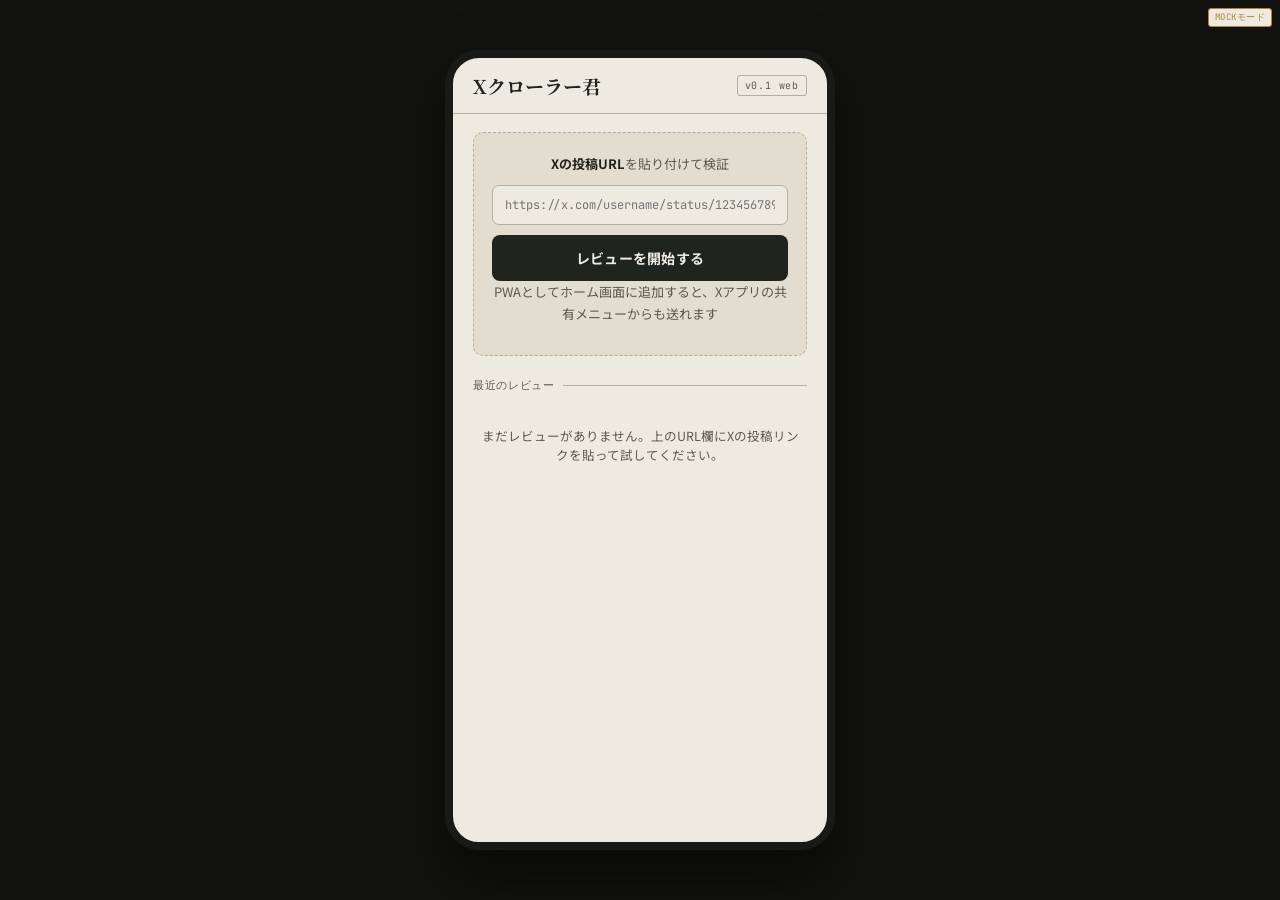
<file: index.html>
<!DOCTYPE html>
<html lang="ja">
<head>
<meta charset="UTF-8">
<meta name="viewport" content="width=device-width, initial-scale=1, viewport-fit=cover">
<title>Xクローラー君</title>
<link rel="manifest" href="./manifest.json">
<meta name="theme-color" content="#20241F">
<link rel="icon" href="./icons/icon-192.png">
<link rel="apple-touch-icon" href="./icons/icon-192.png">

<link rel="preconnect" href="https://fonts.googleapis.com">
<link href="https://fonts.googleapis.com/css2?family=Noto+Serif+JP:wght@500;700&family=Noto+Sans+JP:wght@400;500;700&family=JetBrains+Mono:wght@500&display=swap" rel="stylesheet">
<link rel="stylesheet" href="./styles.css">
</head>
<body>
<div class="mock-badge">MOCKモード</div>

<div id="app">

  <!-- SCREEN 1: HOME -->
  <div class="screen active" id="screen-home">
    <div class="appbar"><h1>Xクローラー君</h1><span class="mark">v0.1 web</span></div>
    <div class="content">
      <div class="home-hero">
        <p><span class="em">Xの投稿URL</span>を貼り付けて検証</p>
        <input type="text" id="url-input" class="url-input" placeholder="https://x.com/username/status/1234567890">
        <button class="share-btn" id="btn-start">レビューを開始する</button>
        <p class="hint">PWAとしてホーム画面に追加すると、Xアプリの共有メニューからも送れます</p>
      </div>

      <p class="section-label">最近のレビュー</p>
      <div id="history-list"></div>
    </div>
  </div>

  <!-- SCREEN 2: ANALYSIS -->
  <div class="screen" id="screen-analysis">
    <div class="appbar"><h1>解析中</h1><span class="mark">STEP</span></div>
    <div class="content">
      <div class="post-preview">
        <p class="handle" id="a-handle">@—</p>
        <p class="txt" id="a-txt">取得を開始しています…</p>
      </div>
      <div class="steps" id="steps">
        <div class="step" data-step="0"><div class="dot">1</div><div class="stxt"><p class="stitle">投稿を取得</p><p class="ssub">FxTwitter経由で本文を取得(モック)</p></div></div>
        <div class="step" data-step="1"><div class="dot">2</div><div class="stxt"><p class="stitle">投稿を確認</p><p class="ssub">本文・投稿者を確認</p></div></div>
        <div class="step" data-step="2"><div class="dot">3</div><div class="stxt"><p class="stitle">AI分析中</p><p class="ssub">主張と実行可能性を分離して評価(モック)</p></div></div>
        <div class="step" data-step="3"><div class="dot">4</div><div class="stxt"><p class="stitle">レビュー生成</p><p class="ssub">固定フォーマットへ整形</p></div></div>
      </div>
    </div>
  </div>

  <!-- SCREEN 3: REVIEW DETAIL -->
  <div class="screen" id="screen-detail">
    <div class="appbar"><h1>レビュー</h1><button class="mark" id="btn-close-detail">✕ 閉じる</button></div>
    <div class="content">
      <div class="post-meta">
        <div class="row" id="d-author-row"><span>@—</span><span>—</span></div>
        <div class="row"><a class="open-link" id="d-open-link" href="#" target="_blank" rel="noopener">元のポストを開く ↗</a></div>
      </div>

      <p class="rev-theme" id="d-theme">X「これで稼げる？」検証レビュー</p>
      <h2 class="rev-title" id="d-title">—</h2>

      <div class="verdict-band" id="d-verdict-band">
        <div class="vc" id="d-verdict-icon">🟡</div>
        <div><div class="vt" id="d-verdict-label">—</div><div class="vs">FINAL VERDICT</div></div>
      </div>

      <h2 class="blk">元投稿の主張</h2>
      <div class="claim-box" id="d-claim">—</div>

      <h2 class="blk">3段階評価</h2>
      <div class="ratings" id="d-ratings"></div>

      <h2 class="blk">本当にできる？</h2>
      <div id="d-verify"></div>

      <h2 class="blk">投稿では見えにくいところ</h2>
      <ul class="hidden-list" id="d-hidden"></ul>

      <h2 class="blk">実際にやるなら</h2>
      <div class="plan-steps" id="d-plansteps"></div>

      <h2 class="blk">結論</h2>
      <div class="conclusion" id="d-conclusion">—</div>
    </div>
    <div class="actionbar">
      <button id="btn-md">MD保存</button>
      <button id="btn-share">共有</button>
      <button id="btn-reanalyze">再分析</button>
      <button class="primary" id="btn-delete">削除</button>
    </div>
  </div>

</div>

<div class="toast" id="toast"></div>

<script src="./app.js"></script>
</body>
</html>
</file>
<file: styles.css>
:root{
  --paper:#EDEAE1;
  --paper-dark:#E2DDCF;
  --ink:#20241F;
  --ink-soft:#5B5A50;
  --line:#B7AD98;
  --stamp-red:#A8402F;
  --stamp-green:#2F6B4A;
  --stamp-amber:#B4832B;
}
*{box-sizing:border-box;}
html,body{margin:0;padding:0;height:100%;}
body{
  background:#12130F;
  font-family:'Noto Sans JP',sans-serif;
  color:var(--ink);
}
#app{
  background:var(--paper);
  min-height:100vh;
  display:flex;
  flex-direction:column;
  position:relative;
  max-width:100%;
}

/* Desktop preview frame */
@media (min-width:640px){
  body{ display:flex; align-items:center; justify-content:center; min-height:100vh; padding:40px 0; }
  #app{
    width:390px; height:800px; min-height:800px;
    border-radius:34px; border:8px solid #191A15;
    box-shadow:0 30px 60px rgba(0,0,0,.5);
    overflow:hidden;
  }
}

.mock-badge{
  position:fixed; top:8px; right:8px; z-index:50;
  font-family:'JetBrains Mono',monospace; font-size:9px; letter-spacing:.05em;
  color:var(--stamp-amber); border:1px solid var(--stamp-amber);
  padding:2px 6px; border-radius:3px; background:var(--paper); pointer-events:none;
}

.screen{ flex:1; display:none; flex-direction:column; overflow-y:auto; min-height:0; }
.screen.active{ display:flex; }

.appbar{
  padding:14px 20px 14px; border-bottom:1px solid var(--line);
  display:flex; align-items:center; justify-content:space-between; flex-shrink:0;
}
.appbar .mark{
  font-family:'JetBrains Mono',monospace; font-size:10px; letter-spacing:.08em; color:var(--ink-soft);
  border:1px solid var(--line); padding:3px 7px; border-radius:3px; cursor:pointer; background:none;
}
.appbar h1{ font-family:'Noto Serif JP',serif; font-size:19px; font-weight:700; margin:0; }
.content{ padding:18px 20px 100px; flex:1; }

/* HOME */
.home-hero{
  border:1px dashed var(--line); border-radius:10px; padding:20px 18px; margin-bottom:22px;
  background:var(--paper-dark);
}
.home-hero p{ margin:0 0 10px; font-size:13px; line-height:1.7; color:var(--ink-soft); text-align:center; }
.home-hero .em{ color:var(--ink); font-weight:700; }
.url-input{
  width:100%; padding:11px 12px; border-radius:7px; border:1px solid var(--line);
  background:var(--paper); font-family:'JetBrains Mono',monospace; font-size:12px; margin-bottom:10px;
  color:var(--ink);
}
.share-btn{
  width:100%; padding:13px; border-radius:8px; border:none;
  background:var(--ink); color:var(--paper); font-family:'Noto Sans JP',sans-serif;
  font-size:14px; font-weight:700; letter-spacing:.02em; cursor:pointer;
}
.share-btn:active{ opacity:.85; }
.share-btn:disabled{ opacity:.4; cursor:not-allowed; }
.hint{ font-size:11px; color:var(--ink-soft); margin-top:8px; text-align:center; }

.section-label{
  font-family:'JetBrains Mono',monospace; font-size:11px; color:var(--ink-soft);
  letter-spacing:.06em; margin:0 0 10px; display:flex; align-items:center; gap:8px;
}
.section-label::after{content:"";flex:1;height:1px;background:var(--line);}
.empty-hist{ font-size:12.5px; color:var(--ink-soft); padding:20px 4px; text-align:center; }

.history-item{ display:flex; gap:12px; padding:12px 4px; border-bottom:1px solid var(--line); cursor:pointer; }
.history-item:active{ background:var(--paper-dark); }
.stamp-mini{
  width:34px;height:34px;border-radius:50%; border:1.5px solid currentColor; flex-shrink:0;
  display:flex;align-items:center;justify-content:center; font-size:14px;
}
.hist-body{ flex:1; min-width:0; }
.hist-title{ font-size:13.5px; font-weight:700; margin:0 0 3px; white-space:nowrap; overflow:hidden; text-overflow:ellipsis; }
.hist-meta{ font-size:11.5px; color:var(--ink-soft); font-family:'JetBrains Mono',monospace; }
.hist-score{ font-size:12px; color:var(--ink-soft); margin-left:auto; align-self:center; white-space:nowrap; }

/* ANALYSIS */
.post-preview{ border:1px solid var(--line); border-radius:8px; padding:14px; margin-bottom:26px; background:var(--paper-dark); }
.post-preview .handle{ font-family:'JetBrains Mono',monospace; font-size:12px; color:var(--ink-soft); margin-bottom:6px; }
.post-preview .txt{ font-size:13px; line-height:1.7; }
.steps{ display:flex; flex-direction:column; }
.step{ display:flex; align-items:flex-start; gap:14px; padding:14px 0; position:relative; }
.step::before{ content:""; position:absolute; left:11px; top:34px; bottom:-14px; width:1px; background:var(--line); }
.step:last-child::before{ display:none; }
.step .dot{
  width:24px;height:24px;border-radius:50%;border:1.5px solid var(--line); flex-shrink:0;
  display:flex;align-items:center;justify-content:center; font-size:12px; color:var(--ink-soft);
  background:var(--paper); transition:all .3s;
}
.step.done .dot{ border-color:var(--stamp-green); color:var(--stamp-green); }
.step.active .dot{ border-color:var(--ink); color:var(--ink); }
.step .stitle{ font-size:13.5px; font-weight:700; }
.step .ssub{ font-size:11.5px; color:var(--ink-soft); margin-top:2px; }
.step:not(.done):not(.active) .stitle, .step:not(.done):not(.active) .ssub{ color:var(--line); }

/* DETAIL */
.post-meta .row{ display:flex; justify-content:space-between; align-items:center; font-size:12px; color:var(--ink-soft); margin-bottom:2px; }
.open-link{ font-family:'JetBrains Mono',monospace; font-size:11px; color:var(--ink); text-decoration:underline; }
.rev-title{ font-family:'Noto Serif JP',serif; font-size:18px; font-weight:700; margin:10px 0 2px; }
.rev-theme{ font-size:12.5px; color:var(--ink-soft); margin-bottom:16px; }

.verdict-band{ display:flex; align-items:center; gap:12px; border:1.5px solid var(--v); color:var(--v); border-radius:8px; padding:10px 14px; margin-bottom:18px; background:var(--v-bg); }
.verdict-band .vc{ font-size:22px; }
.verdict-band .vt{ font-family:'Noto Serif JP',serif; font-weight:700; font-size:15px; }
.verdict-band .vs{ font-size:11px; font-family:'JetBrains Mono',monospace; opacity:.8; }

.claim-box{ border:1px solid var(--line); border-radius:8px; padding:12px 14px; font-size:12.5px; line-height:1.8; margin-bottom:20px; }
h2.blk{ font-family:'Noto Serif JP',serif; font-size:14px; font-weight:700; margin:26px 0 10px; }
h2.blk:first-of-type{ margin-top:0; }

.ratings{ display:grid; grid-template-columns:1fr auto; row-gap:9px; margin-bottom:22px; }
.ratings .rk{ font-size:13px; align-self:center; }
.ratings .rv{ font-family:'JetBrains Mono',monospace; letter-spacing:2px; font-size:14px; text-align:right; }
.ratings .overall .rk, .ratings .overall .rv{ font-weight:700; font-size:14.5px; padding-top:8px; border-top:1px solid var(--line); margin-top:4px; }

.verify-item{ display:flex; gap:10px; padding:9px 0; border-bottom:1px dotted var(--line); font-size:12.5px; }
.verify-item .vmark{ font-size:13px; flex-shrink:0; width:16px; }
.verify-item.real .vmark{ color:var(--stamp-green); }
.verify-item.caution .vmark{ color:var(--stamp-amber); }
.verify-item.unknown .vmark{ color:var(--stamp-red); }
.verify-item b{ display:block; margin-bottom:1px; }
.verify-item span{ color:var(--ink-soft); }

.hidden-list{ margin:0; padding-left:0; list-style:none; }
.hidden-list li{ font-size:12.5px; line-height:1.7; padding:6px 0 6px 16px; position:relative; }
.hidden-list li::before{ content:"・"; position:absolute; left:0; }

.plan-steps{ display:flex; flex-direction:column; gap:8px; }
.plan-steps .pstep{ display:flex; gap:10px; align-items:center; font-size:12.5px; }
.plan-steps .pnum{ font-family:'JetBrains Mono',monospace; font-size:11px; border:1px solid var(--ink); border-radius:50%; width:20px;height:20px; display:flex;align-items:center;justify-content:center; flex-shrink:0; }

.conclusion{ font-size:13px; line-height:1.9; padding:14px; background:var(--paper-dark); border-radius:8px; margin-top:6px; }

.actionbar{
  position:sticky; bottom:0; left:0; right:0; display:flex; gap:8px; padding:12px 16px 16px;
  background:linear-gradient(to top, var(--paper) 75%, transparent); flex-shrink:0;
}
.actionbar button{
  flex:1; padding:11px 4px; border-radius:7px; font-size:11.5px; font-family:'Noto Sans JP',sans-serif; font-weight:700;
  cursor:pointer; border:1.5px solid var(--ink); background:transparent; color:var(--ink);
}
.actionbar button.primary{ background:var(--ink); color:var(--paper); }
.actionbar button:active{ opacity:.8; }
.actionbar button:disabled{ opacity:.4; cursor:wait; }

.toast{
  position:fixed; left:50%; bottom:24px; transform:translateX(-50%) translateY(20px);
  background:var(--ink); color:var(--paper); font-size:12.5px; padding:10px 18px; border-radius:20px;
  opacity:0; transition:all .25s; pointer-events:none; z-index:100; white-space:nowrap;
}
.toast.show{ opacity:1; transform:translateX(-50%) translateY(0); }
</file>
